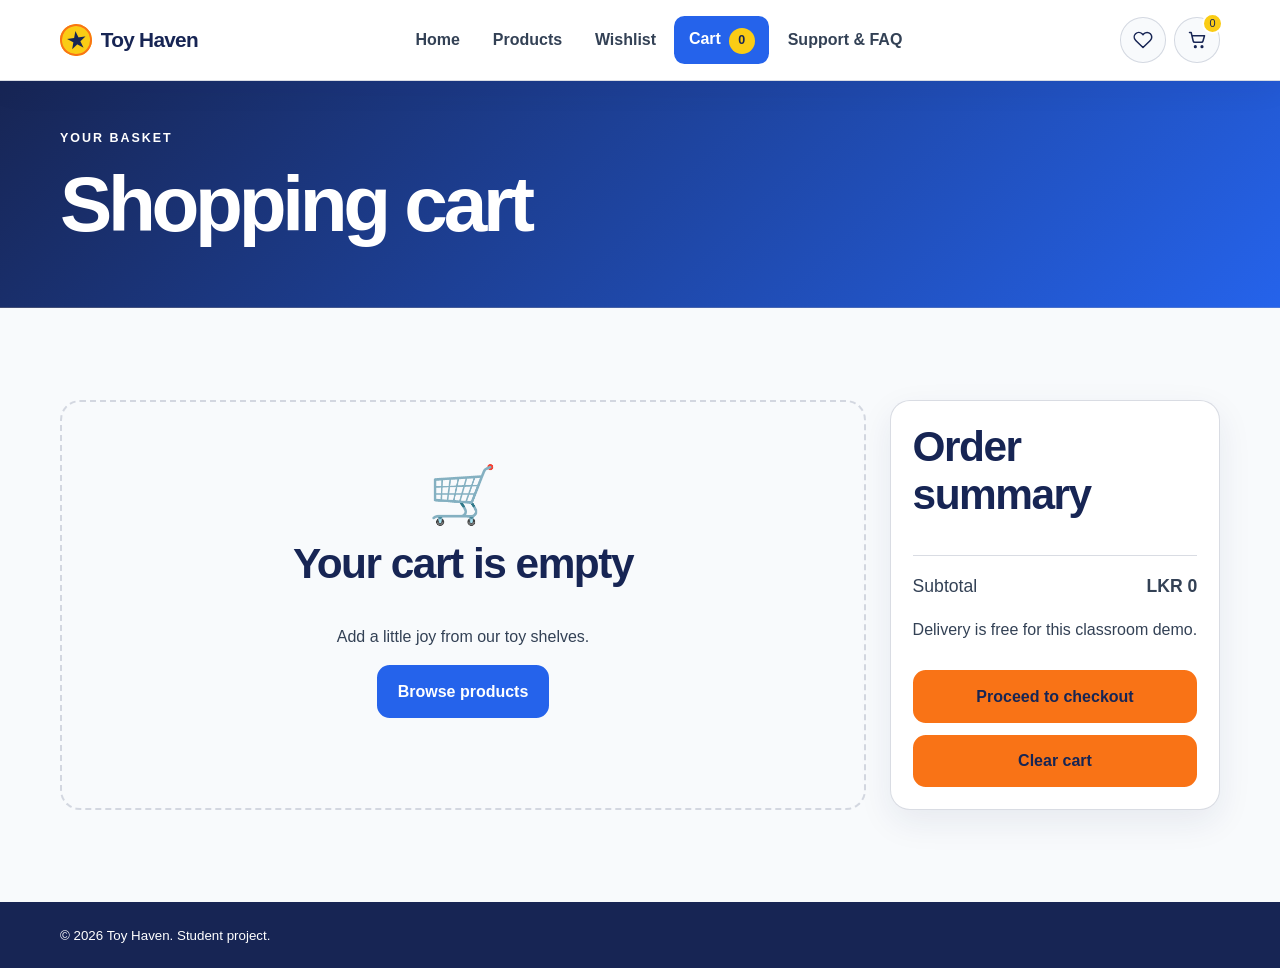
<file: cart.html>
<!doctype html>
<html lang="en">
<head>
  <meta charset="utf-8">
  <meta name="viewport" content="width=device-width, initial-scale=1">
  <meta name="description" content="Review your Toy Haven shopping cart.">
  <meta name="theme-color" content="#2563EB">
  <title>Toy Haven | Cart</title>
  <link rel="manifest" href="manifest.json">
  <link rel="icon" type="image/svg+xml" href="images/favicon.svg">
  <link rel="stylesheet" href="css/style.css">
  <script src="js/products.js" defer></script>
  <script src="js/main.js" defer></script>
  <script src="js/cart.js" defer></script>
</head>
<body data-page="cart">
  <a class="skip-link" href="#main-content">Skip to main content</a>
  <header class="site-header"><div class="nav-wrap container"><a class="brand" href="index.html"><span aria-hidden="true">★</span> Toy Haven</a><button class="menu-toggle" type="button" aria-expanded="false" aria-controls="primary-nav"><span class="sr-only">Open navigation menu</span><span></span><span></span><span></span></button><nav id="primary-nav" class="primary-nav" aria-label="Primary navigation"><a href="index.html">Home</a><a href="products.html">Products</a><a href="wishlist.html">Wishlist</a><a href="cart.html" aria-current="page">Cart <span class="cart-count" role="status" aria-label="0 items in cart">0</span></a><a href="support.html">Support &amp; FAQ</a></nav></div></header>
  <main id="main-content">
    <section class="page-hero compact"><div class="container"><p class="eyebrow">Your basket</p><h1>Shopping cart</h1></div></section>
    <div class="section container"><div class="cart-layout"><div id="cart-items" class="cart-items" aria-live="polite"></div><aside class="summary-card" aria-labelledby="cart-summary-title"><h2 id="cart-summary-title">Order summary</h2><div class="summary-row"><span>Subtotal</span><strong id="cart-total">LKR 0</strong></div><p class="muted">Delivery is free for this classroom demo.</p><a id="checkout-link" class="button button-block" href="checkout.html">Proceed to checkout</a><button id="clear-cart" class="button button-secondary button-block" type="button">Clear cart</button></aside></div></div>
  </main>
  <footer class="site-footer simple-footer"><div class="container footer-bottom"><small>© <span class="current-year"></span> Toy Haven. Student project.</small></div></footer>
  <div id="toast" class="toast" role="status" aria-live="polite"></div>
</body>
</html>
</file>
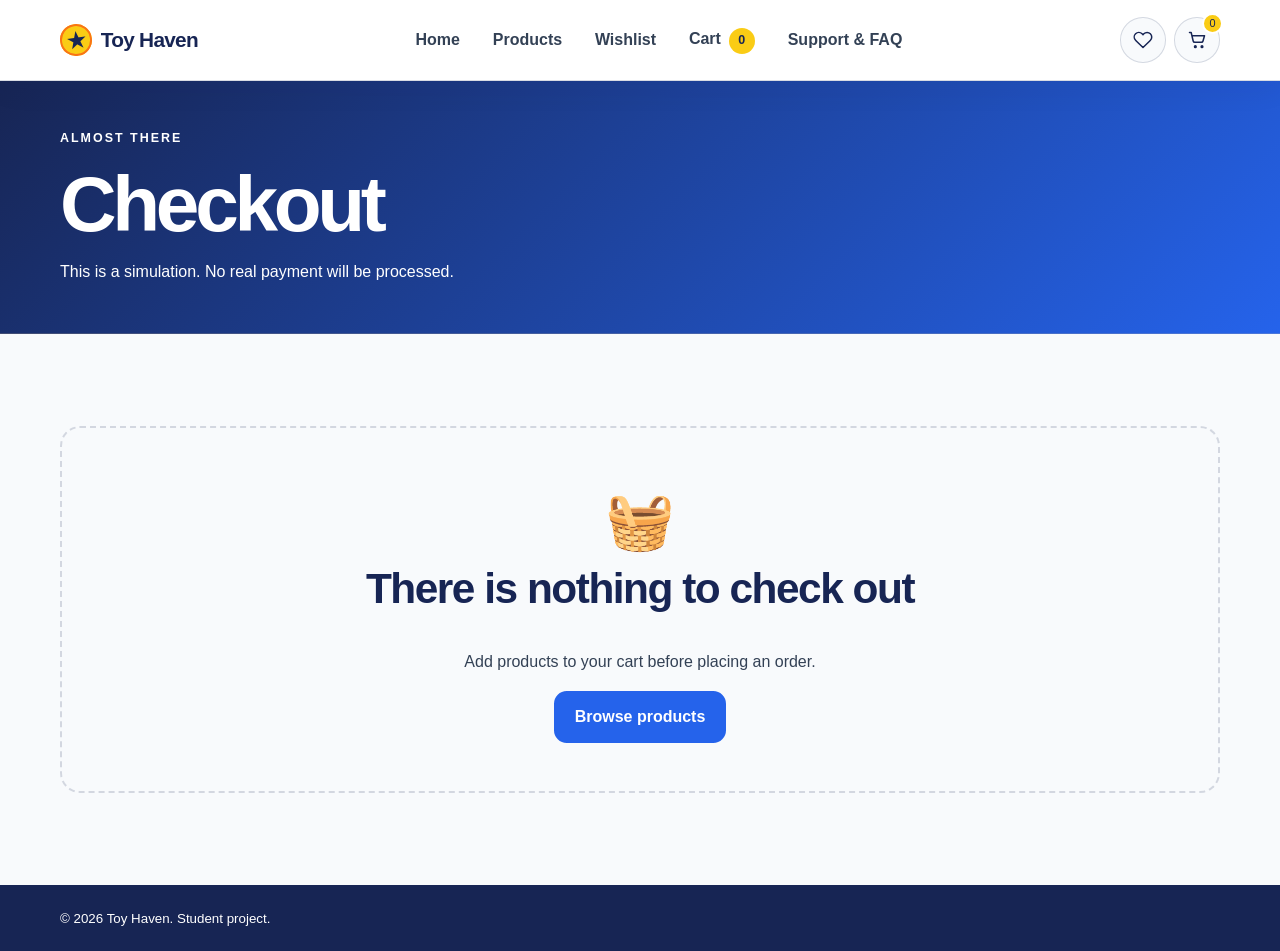
<file: checkout.html>
<!doctype html>
<html lang="en">
<head>
  <meta charset="utf-8">
  <meta name="viewport" content="width=device-width, initial-scale=1">
  <meta name="description" content="Complete your simulated Toy Haven order.">
  <meta name="theme-color" content="#2563EB">
  <title>Toy Haven | Checkout</title>
  <link rel="manifest" href="manifest.json">
  <link rel="icon" type="image/svg+xml" href="images/favicon.svg">
  <link rel="stylesheet" href="css/style.css">
  <script src="js/products.js" defer></script>
  <script src="js/main.js" defer></script>
  <script src="js/checkout.js" defer></script>
</head>
<body data-page="checkout">
  <a class="skip-link" href="#main-content">Skip to main content</a>
  <header class="site-header"><div class="nav-wrap container"><a class="brand" href="index.html"><span aria-hidden="true">★</span> Toy Haven</a><button class="menu-toggle" type="button" aria-expanded="false" aria-controls="primary-nav"><span class="sr-only">Open navigation menu</span><span></span><span></span><span></span></button><nav id="primary-nav" class="primary-nav" aria-label="Primary navigation"><a href="index.html">Home</a><a href="products.html">Products</a><a href="wishlist.html">Wishlist</a><a href="cart.html">Cart <span class="cart-count" role="status" aria-label="0 items in cart">0</span></a><a href="support.html">Support &amp; FAQ</a></nav></div></header>
  <main id="main-content">
    <section class="page-hero compact"><div class="container"><p class="eyebrow">Almost there</p><h1>Checkout</h1><p>This is a simulation. No real payment will be processed.</p></div></section>
    <section class="section container">
      <div id="checkout-success" class="success-panel" hidden tabindex="-1"><span aria-hidden="true">🎉</span><h2>Order placed successfully!</h2><p>Your pretend order is safely recorded. Thanks for visiting Toy Haven.</p><a class="button" href="products.html">Keep browsing</a></div>
      <div id="checkout-layout" class="checkout-layout">
        <form id="checkout-form" class="form-card" novalidate>
          <h2>Delivery details</h2>
          <div class="form-group"><label for="full-name">Full Name <span aria-hidden="true">*</span></label><input id="full-name" name="fullName" type="text" autocomplete="name" placeholder="e.g. Alex Perera" aria-describedby="full-name-error" required><p class="error-message" id="full-name-error" aria-live="polite"></p></div>
          <div class="form-group"><label for="email">Email <span aria-hidden="true">*</span></label><input id="email" name="email" type="email" autocomplete="email" placeholder="e.g. alex@example.com" aria-describedby="email-error" required><p class="error-message" id="email-error" aria-live="polite"></p></div>
          <div class="form-group"><label for="address">Delivery Address <span aria-hidden="true">*</span></label><textarea id="address" name="address" rows="4" autocomplete="street-address" placeholder="Enter your delivery address" aria-describedby="address-error" required></textarea><p class="error-message" id="address-error" aria-live="polite"></p></div>
          <fieldset class="form-group" id="payment-method" aria-describedby="payment-error"><legend>Payment Method <span aria-hidden="true">*</span></legend><label class="radio-card"><input type="radio" name="payment" value="Card"> Card</label><label class="radio-card"><input type="radio" name="payment" value="Cash on Delivery"> Cash on Delivery</label><p class="error-message" id="payment-error" aria-live="polite"></p></fieldset>
          <button class="button button-block" type="submit">Place Order</button>
        </form>
        <aside class="summary-card"><h2>Order summary</h2><div id="checkout-items"></div><div class="summary-row summary-total"><span>Total</span><strong id="checkout-total">LKR 0</strong></div></aside>
      </div>
    </section>
  </main>
  <footer class="site-footer simple-footer"><div class="container footer-bottom"><small>© <span class="current-year"></span> Toy Haven. Student project.</small></div></footer>
  <div id="toast" class="toast" role="status" aria-live="polite"></div>
</body>
</html>
</file>
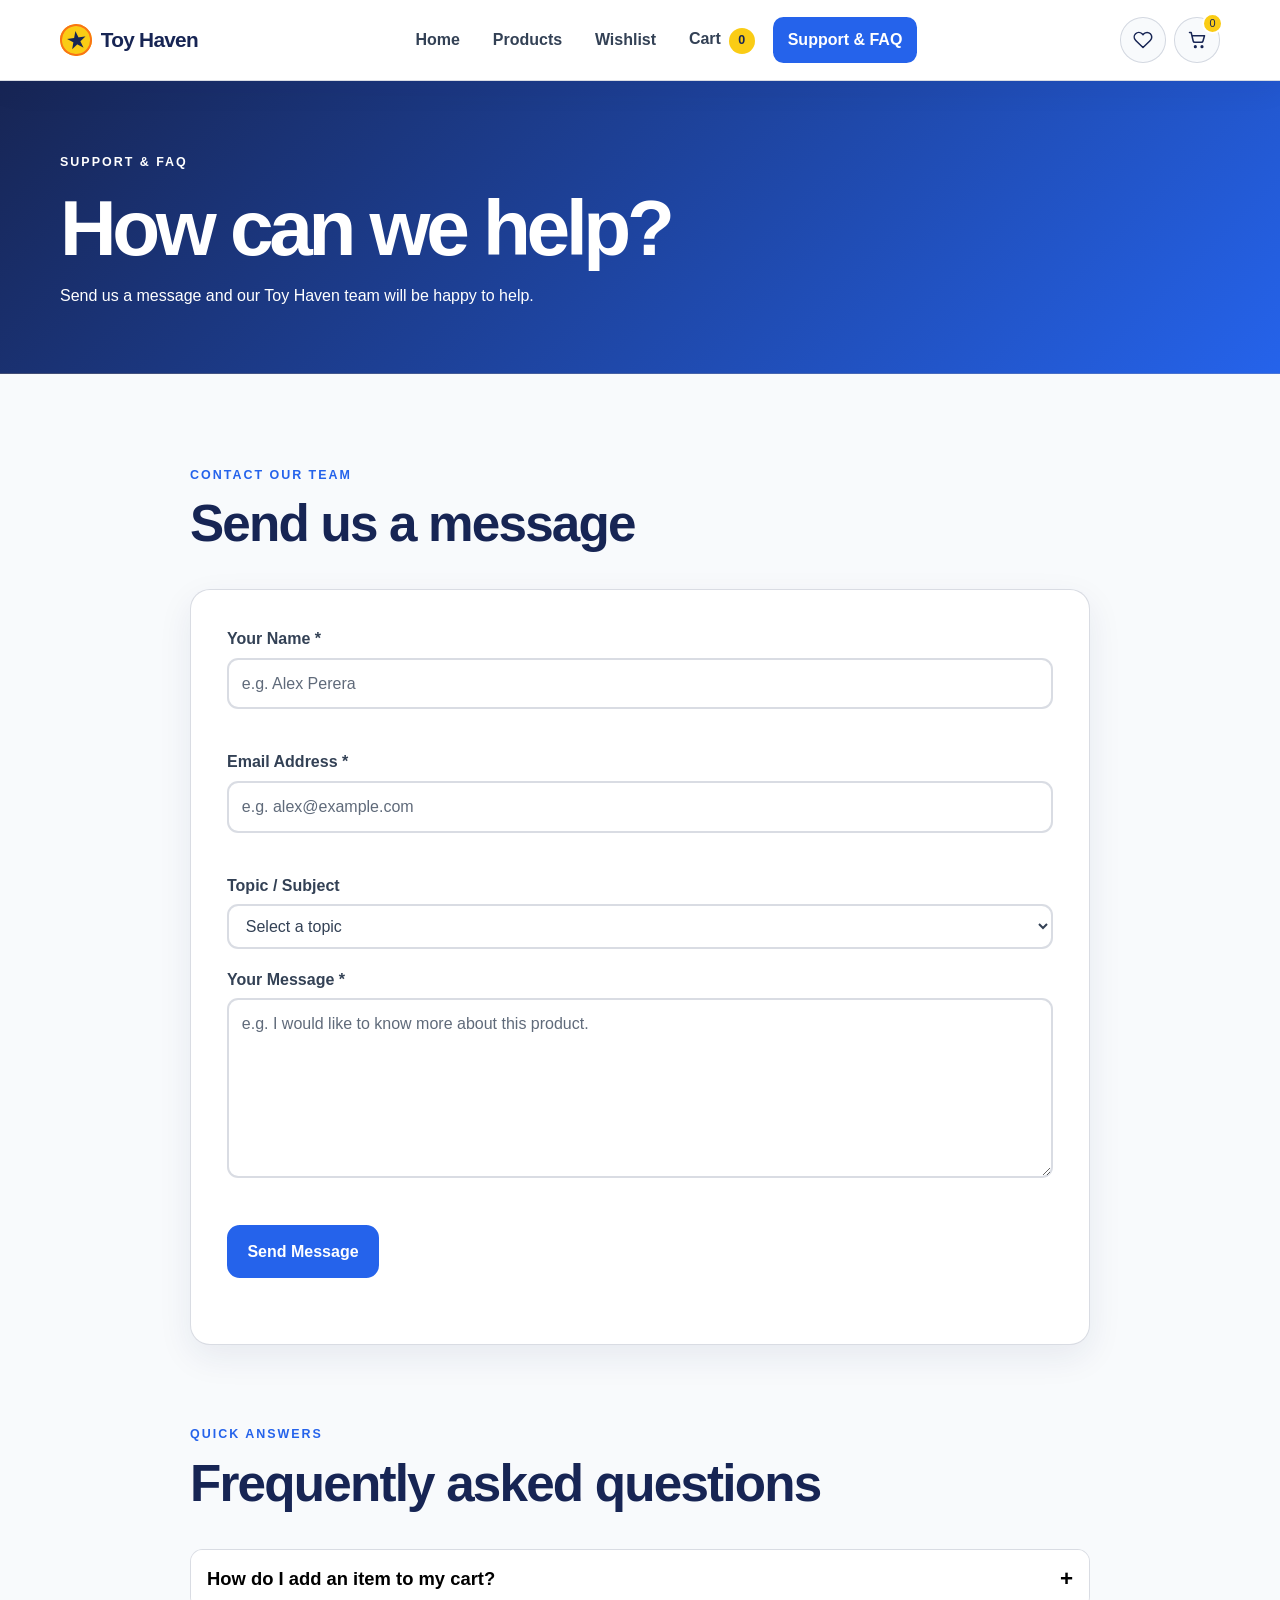
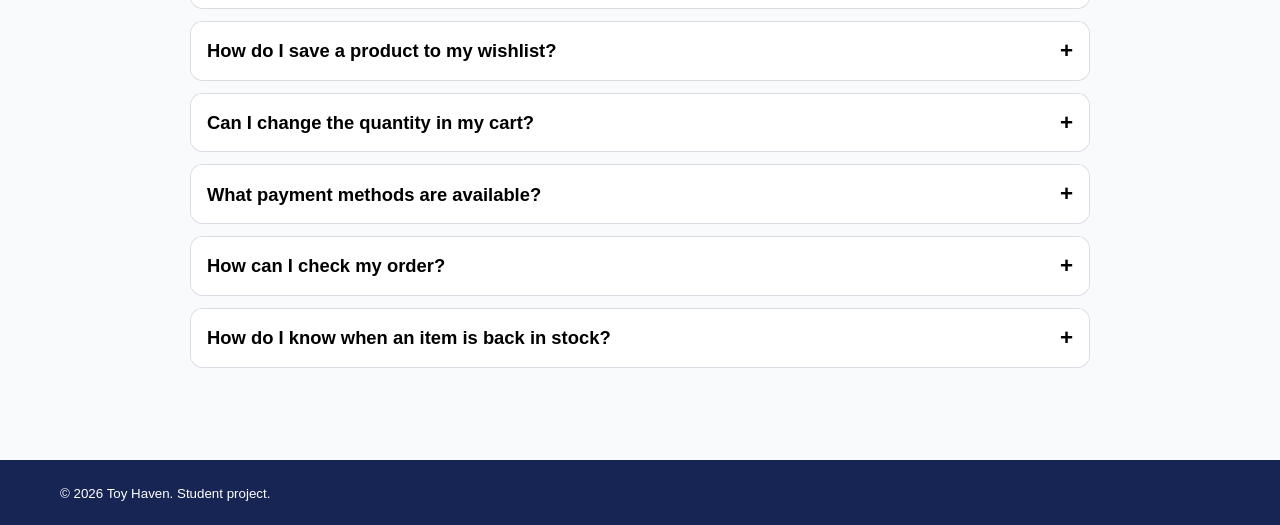
<file: support.html>
<!doctype html>
<html lang="en">
<head>
  <meta charset="utf-8">
  <meta name="viewport" content="width=device-width, initial-scale=1">
  <meta name="description" content="Contact Toy Haven and find answers to frequently asked questions.">
  <meta name="theme-color" content="#2563EB">
  <title>Toy Haven | Support & FAQ</title>
  <link rel="manifest" href="manifest.json">
  <link rel="icon" type="image/svg+xml" href="images/favicon.svg">
  <link rel="stylesheet" href="css/style.css">
  <script src="js/products.js" defer></script>
  <script src="js/main.js" defer></script>
  <script src="js/support.js" defer></script>
</head>
<body data-page="support">
  <a class="skip-link" href="#main-content">Skip to main content</a>

  <header class="site-header">
    <div class="nav-wrap container">
      <a class="brand" href="index.html"><span aria-hidden="true">★</span> Toy Haven</a>
      <button class="menu-toggle" type="button" aria-expanded="false" aria-controls="primary-nav">
        <span class="sr-only">Open navigation menu</span><span></span><span></span><span></span>
      </button>
      <nav id="primary-nav" class="primary-nav" aria-label="Primary navigation">
        <a href="index.html">Home</a>
        <a href="products.html">Products</a>
        <a href="wishlist.html">Wishlist</a>
        <a href="cart.html">Cart <span class="cart-count" role="status" aria-label="0 items in cart">0</span></a>
        <a href="support.html" aria-current="page">Support &amp; FAQ</a>
      </nav>
    </div>
  </header>

  <main id="main-content">
    <section class="page-hero support-hero">
      <div class="container">
        <p class="eyebrow">Support & FAQ</p>
        <h1>How can we help?</h1>
        <p>Send us a message and our Toy Haven team will be happy to help.</p>
      </div>
    </section>

    <div class="section container support-page-layout">
      <section aria-labelledby="message-title">
        <div class="section-heading">
          <div>
            <p class="eyebrow dark">Contact our team</p>
            <h2 id="message-title">Send us a message</h2>
          </div>
        </div>

        <form id="feedback-form" class="form-card support-form" novalidate>
          <div class="form-group">
            <label for="feedback-name">Your Name <span aria-hidden="true">*</span></label>
            <input id="feedback-name" name="name" type="text" autocomplete="name" placeholder="e.g. Alex Perera" aria-describedby="feedback-name-error" required>
            <p class="error-message" id="feedback-name-error" aria-live="polite"></p>
          </div>

          <div class="form-group">
            <label for="feedback-email">Email Address <span aria-hidden="true">*</span></label>
            <input id="feedback-email" name="email" type="email" autocomplete="email" placeholder="e.g. alex@example.com" aria-describedby="feedback-email-error" required>
            <p class="error-message" id="feedback-email-error" aria-live="polite"></p>
          </div>

          <div class="form-group">
            <label for="feedback-topic">Topic / Subject</label>
            <select id="feedback-topic" name="topic">
              <option value="">Select a topic</option>
              <option>General Product Inquiry</option>
              <option>Order Status & Tracking</option>
              <option>Collector Packaging Request</option>
              <option>Item Restock Suggestion</option>
              <option>Website Feature Feedback</option>
            </select>
          </div>

          <div class="form-group">
            <label for="feedback-message">Your Message <span aria-hidden="true">*</span></label>
            <textarea id="feedback-message" name="message" rows="6" placeholder="e.g. I would like to know more about this product." aria-describedby="feedback-message-error" required></textarea>
            <p class="error-message" id="feedback-message-error" aria-live="polite"></p>
          </div>

          <button class="button" type="submit">Send Message</button>
          <p id="feedback-confirmation" class="form-message success-message" role="status" aria-live="polite"></p>
        </form>
      </section>

      <section class="faq-section" aria-labelledby="faq-title">
        <div class="section-heading">
          <div>
            <p class="eyebrow dark">Quick answers</p>
            <h2 id="faq-title">Frequently asked questions</h2>
          </div>
        </div>

        <div class="faq-list">
          <article class="faq-item">
            <h3><button type="button" aria-expanded="false" aria-controls="faq-1">How do I add an item to my cart?<span aria-hidden="true">+</span></button></h3>
            <div id="faq-1" class="faq-answer" hidden><p>Select “Add to cart” on any product card. The cart badge will update immediately.</p></div>
          </article>
          <article class="faq-item">
            <h3><button type="button" aria-expanded="false" aria-controls="faq-2">How do I save a product to my wishlist?<span aria-hidden="true">+</span></button></h3>
            <div id="faq-2" class="faq-answer" hidden><p>Select the heart button on a product card. Your saved item will appear on the Wishlist page.</p></div>
          </article>
          <article class="faq-item">
            <h3><button type="button" aria-expanded="false" aria-controls="faq-3">Can I change the quantity in my cart?<span aria-hidden="true">+</span></button></h3>
            <div id="faq-3" class="faq-answer" hidden><p>Yes. Use the plus and minus buttons beside an item to change its quantity and update the total.</p></div>
          </article>
          <article class="faq-item">
            <h3><button type="button" aria-expanded="false" aria-controls="faq-4">What payment methods are available?<span aria-hidden="true">+</span></button></h3>
            <div id="faq-4" class="faq-answer" hidden><p>The checkout demonstration offers Card and Cash on Delivery. No real payment is processed.</p></div>
          </article>
          <article class="faq-item">
            <h3><button type="button" aria-expanded="false" aria-controls="faq-5">How can I check my order?<span aria-hidden="true">+</span></button></h3>
            <div id="faq-5" class="faq-answer" hidden><p>This student project stores completed demonstration orders locally in your browser.</p></div>
          </article>
          <article class="faq-item">
            <h3><button type="button" aria-expanded="false" aria-controls="faq-6">How do I know when an item is back in stock?<span aria-hidden="true">+</span></button></h3>
            <div id="faq-6" class="faq-answer" hidden><p>Choose “Item Restock Suggestion” in the contact form and tell us which product interests you.</p></div>
          </article>
        </div>
      </section>
    </div>
  </main>

  <footer class="site-footer simple-footer">
    <div class="container footer-bottom"><small>© <span class="current-year"></span> Toy Haven. Student project.</small></div>
  </footer>
  <div id="toast" class="toast" role="status" aria-live="polite"></div>
</body>
</html>
</file>
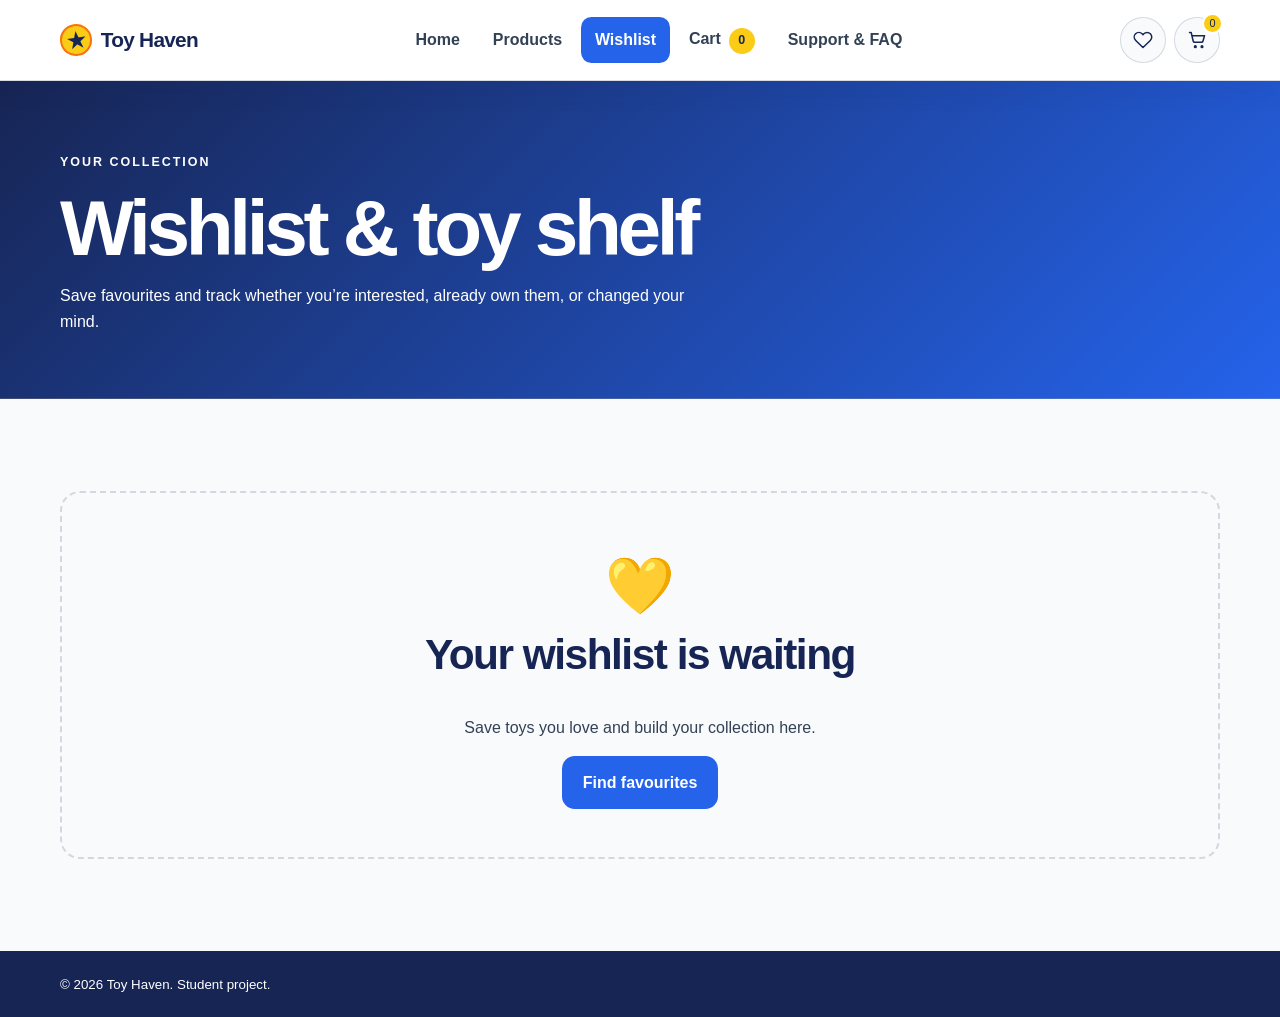
<file: wishlist.html>
<!doctype html>
<html lang="en">
<head>
  <meta charset="utf-8">
  <meta name="viewport" content="width=device-width, initial-scale=1">
  <meta name="description" content="Manage your Toy Haven wishlist and collection.">
  <meta name="theme-color" content="#2563EB">
  <title>Toy Haven | Wishlist</title>
  <link rel="manifest" href="manifest.json">
  <link rel="icon" type="image/svg+xml" href="images/favicon.svg">
  <link rel="stylesheet" href="css/style.css">
  <script src="js/products.js" defer></script>
  <script src="js/main.js" defer></script>
  <script src="js/wishlist.js" defer></script>
</head>
<body data-page="wishlist">
  <a class="skip-link" href="#main-content">Skip to main content</a>
  <header class="site-header">
    <div class="nav-wrap container">
      <a class="brand" href="index.html"><span aria-hidden="true">★</span> Toy Haven</a>
      <button class="menu-toggle" type="button" aria-expanded="false" aria-controls="primary-nav"><span class="sr-only">Open navigation menu</span><span></span><span></span><span></span></button>
      <nav id="primary-nav" class="primary-nav" aria-label="Primary navigation">
        <a href="index.html">Home</a>
        <a href="products.html">Products</a>
        <a href="wishlist.html" aria-current="page">Wishlist</a>
        <a href="cart.html">Cart <span class="cart-count" role="status" aria-label="0 items in cart">0</span></a>
        <a href="support.html">Support &amp; FAQ</a>
      </nav>
    </div>
  </header>
  <main id="main-content">
    <section class="page-hero">
      <div class="container">
        <p class="eyebrow">Your collection</p>
        <h1>Wishlist &amp; toy shelf</h1>
        <p>Save favourites and track whether you’re interested, already own them, or changed your mind.</p>
      </div>
    </section>
    <div class="section container">
      <div id="wishlist-items" class="wishlist-grid" aria-live="polite"></div>
    </div>
  </main>
  <footer class="site-footer simple-footer">
    <div class="container footer-bottom"><small>© <span class="current-year"></span> Toy Haven. Student project.</small></div>
  </footer>
  <div id="toast" class="toast" role="status" aria-live="polite"></div>
</body>
</html>
</file>
<file: css/style.css>
:root{--blue:#2563EB;--blue-dark:#172554;--orange:#F97316;--coral:#F97316;--yellow:#FACC15;--purple:#2563EB;--green:#2563EB;--ink:#334155;--muted:#334155;--paper:#FFFFFF;--soft:#F8FAFC;--line:rgba(23,37,84,.16);--shadow:0 14px 34px rgba(23,37,84,.13);--radius:1.25rem;--max:1160px}
[hidden]{display:none!important}
*{box-sizing:border-box}html{scroll-behavior:smooth}body{margin:0;color:var(--ink);background:var(--paper);font-family:"Trebuchet MS",Arial,sans-serif;font-size:1rem;line-height:1.6}body.modal-open{overflow:hidden}img{display:block;max-width:100%}a{color:inherit}button,input,textarea,select{font:inherit}button{cursor:pointer}h1,h2,h3,p{margin-top:0}h1,h2,h3{line-height:1.15}h1{font-size:clamp(2.35rem,7vw,4.9rem);letter-spacing:-.055em}h2{font-size:clamp(1.8rem,4vw,2.65rem);letter-spacing:-.035em}h3{font-size:1.15rem}.container{width:min(calc(100% - 2rem),var(--max));margin-inline:auto}.section{padding:4.5rem 0}.section-tint{background:var(--soft)}.muted{color:var(--muted)}.sr-only{position:absolute;width:1px;height:1px;padding:0;margin:-1px;overflow:hidden;clip:rect(0,0,0,0);white-space:nowrap;border:0}.skip-link{position:fixed;z-index:999;left:1rem;top:1rem;transform:translateY(-150%);background:var(--ink);color:#fff;padding:.75rem 1rem;border-radius:.5rem}.skip-link:focus{transform:none}.site-header{position:sticky;top:0;z-index:100;background:rgba(255,255,255,.96);border-bottom:1px solid var(--line);backdrop-filter:blur(12px)}.nav-wrap{min-height:4.6rem;display:flex;align-items:center;justify-content:space-between;gap:1rem}.brand{display:inline-flex;align-items:center;gap:.55rem;color:var(--ink);font-size:1.35rem;font-weight:900;text-decoration:none;letter-spacing:-.035em}.brand span{display:grid;place-items:center;width:2rem;height:2rem;border-radius:50%;color:var(--blue-dark);background:var(--yellow);transform:rotate(-8deg)}.menu-toggle{display:grid;gap:.28rem;width:2.8rem;height:2.8rem;place-content:center;border:0;border-radius:.65rem;background:var(--soft)}.menu-toggle span:not(.sr-only){display:block;width:1.35rem;height:2px;background:var(--ink);transition:.25s}.menu-toggle[aria-expanded="true"] span:nth-of-type(2){transform:translateY(6px) rotate(45deg)}.menu-toggle[aria-expanded="true"] span:nth-of-type(3){opacity:0}.menu-toggle[aria-expanded="true"] span:nth-of-type(4){transform:translateY(-6px) rotate(-45deg)}.primary-nav{position:absolute;top:100%;left:0;right:0;display:grid;gap:.25rem;padding:1rem;visibility:hidden;opacity:0;transform:translateY(-.5rem);background:#fff;border-bottom:1px solid var(--line);box-shadow:var(--shadow);transition:.25s}.primary-nav.open{visibility:visible;opacity:1;transform:none}.primary-nav a{padding:.75rem 1rem;border-radius:.65rem;text-decoration:none;font-weight:800}.primary-nav a:hover,.primary-nav a[aria-current="page"]{color:var(--blue);background:var(--soft)}.cart-count{display:inline-grid;min-width:1.65rem;height:1.65rem;padding:0 .3rem;place-items:center;margin-left:.2rem;border-radius:1rem;color:#fff;background:var(--coral);font-size:.78rem}.hero{position:relative;min-height:34rem;background:var(--blue);overflow:hidden}.hero-slides{min-height:34rem}.hero-slide{position:absolute;inset:0;display:grid;align-items:center;opacity:0;visibility:hidden;transform:scale(1.02);transition:opacity .65s,transform .65s,visibility .65s;color:#fff}.hero-slide.active{opacity:1;visibility:visible;transform:none}.theme-blue{background-image:linear-gradient(135deg,var(--blue-dark),var(--blue))}.theme-coral{background-image:linear-gradient(135deg,var(--blue-dark),var(--orange))}.theme-purple{background-image:linear-gradient(135deg,var(--blue-dark),var(--blue))}.theme-green{background-image:linear-gradient(135deg,var(--blue-dark),var(--orange))}.hero-inner{display:grid;align-items:center;gap:1.5rem}.hero-inner>div:first-child{max-width:710px}.hero h1,.hero h2{max-width:780px;margin-bottom:1rem;font-size:clamp(2.35rem,7vw,5rem);letter-spacing:-.06em}.hero p:not(.eyebrow){max-width:600px;font-size:1.08rem}.eyebrow{margin-bottom:.6rem;font-size:.78rem;font-weight:900;letter-spacing:.16em;text-transform:uppercase}.eyebrow.dark{color:var(--blue)}.hero-dots{position:absolute;z-index:2;bottom:1.4rem;left:50%;display:flex;gap:.55rem;transform:translateX(-50%)}.hero-dots button{width:.72rem;height:.72rem;padding:0;border:2px solid #fff;border-radius:50%;background:transparent}.hero-dots button.active{background:#fff;transform:scale(1.25)}.button{display:inline-flex;align-items:center;justify-content:center;min-height:2.9rem;padding:.72rem 1.15rem;border:2px solid var(--blue);border-radius:.75rem;color:#fff;background:var(--blue);font-weight:900;text-decoration:none;transition:transform .2s,box-shadow .2s,background .2s}.button:hover{transform:translateY(-2px);box-shadow:0 8px 18px rgba(49,87,213,.24)}.button-light{color:var(--blue-dark);border-color:#fff;background:#fff}.button-secondary{color:var(--blue);background:#fff}.button-small{min-height:2.55rem;padding:.55rem .8rem;font-size:.88rem}.button-block{width:100%;margin-top:.75rem}.text-link{color:var(--blue);font-weight:900}.section-heading{display:flex;align-items:end;justify-content:space-between;gap:1rem;margin-bottom:1.8rem}.section-heading h2{margin:0}.product-grid{display:grid;gap:1.25rem}.product-card{display:flex;min-width:0;flex-direction:column;overflow:hidden;border:1px solid var(--line);border-radius:var(--radius);background:#fff;box-shadow:0 8px 24px rgba(39,61,117,.08);transition:transform .25s,box-shadow .25s}.product-card:hover{transform:translateY(-5px);box-shadow:var(--shadow)}.product-image{position:relative;display:grid;min-height:210px;place-items:center;overflow:hidden;background:linear-gradient(145deg,#eef2ff,#fff7dc)}.product-image img{width:100%;height:210px;object-fit:cover}.image-fallback{position:absolute;inset:0;display:grid;place-items:center;font-size:5rem}.product-info{display:flex;flex:1;flex-direction:column;padding:1.1rem}.product-category{margin-bottom:.25rem;color:var(--blue);font-size:.78rem;font-weight:900;text-transform:uppercase;letter-spacing:.08em}.product-info h3{margin-bottom:.5rem}.price{margin-top:auto;margin-bottom:1rem;font-size:1.25rem;font-weight:900}.card-actions{display:grid;grid-template-columns:1fr 1fr;gap:.55rem}.card-actions .details-button{grid-column:1/-1}.icon-button{min-height:2.55rem;padding:.55rem;border:2px solid var(--line);border-radius:.65rem;color:var(--ink);background:#fff;font-size:.86rem;font-weight:800}.icon-button:hover{border-color:var(--blue);color:var(--blue)}.daily-feature{display:grid;align-items:center;overflow:hidden;border-radius:calc(var(--radius) + .35rem);background:#fff;box-shadow:var(--shadow)}.daily-feature .product-image{min-height:290px}.daily-feature .product-image img{height:290px}.daily-copy{padding:2rem}.daily-copy h3{font-size:clamp(1.8rem,4vw,2.6rem)}.daily-copy .button{margin-right:.5rem}.category-grid{display:grid;gap:1rem}.category-grid a{display:grid;grid-template-columns:auto 1fr;gap:.1rem 1rem;align-items:center;padding:1.35rem;border:1px solid var(--line);border-radius:var(--radius);text-decoration:none;background:#fff;transition:.25s}.category-grid a:hover{transform:translateY(-4px);border-color:var(--blue);box-shadow:var(--shadow)}.category-grid strong{font-size:1.1rem}.category-grid small{color:var(--muted)}.page-hero{padding:4.5rem 0 4rem;color:#fff;background:linear-gradient(135deg,var(--blue-dark),var(--blue))}.page-hero.compact{padding:3rem 0}.page-hero h1{margin-bottom:.65rem}.page-hero p:last-child{max-width:650px;margin-bottom:0}.catalog-tools{display:grid;gap:1.2rem;margin-bottom:1rem;padding:1.1rem;border:1px solid var(--line);border-radius:var(--radius);background:var(--soft)}.catalog-tools label,.catalog-tools legend{display:block;margin-bottom:.45rem;font-weight:900}.catalog-tools fieldset{padding:0;border:0}.catalog-tools input{width:100%;min-height:3rem;padding:.65rem .85rem;border:2px solid var(--line);border-radius:.7rem;background:#fff}.filter-buttons{display:flex;flex-wrap:wrap;gap:.45rem}.filter-buttons button{padding:.55rem .8rem;border:2px solid var(--line);border-radius:2rem;background:#fff;font-weight:800}.filter-buttons button:hover,.filter-buttons button.active{color:#fff;border-color:var(--blue);background:var(--blue)}.results-count{color:var(--muted)}.empty-state{grid-column:1/-1;padding:3rem 1.2rem;text-align:center;border:2px dashed var(--line);border-radius:var(--radius)}.empty-state span{display:block;font-size:3.5rem}.product-modal{width:min(92vw,760px);max-height:88vh;padding:0;border:0;border-radius:var(--radius);box-shadow:0 30px 80px rgba(13,22,49,.35)}.product-modal::backdrop{background:rgba(17,26,52,.7);backdrop-filter:blur(4px)}.modal-close{position:absolute;z-index:2;top:.7rem;right:.7rem;width:2.6rem;height:2.6rem;border:0;border-radius:50%;background:#fff;font-size:1.6rem;box-shadow:0 4px 14px rgba(0,0,0,.15)}.modal-product{display:grid}.modal-copy{padding:2rem}.cart-layout,.checkout-layout,.support-layout{display:grid;gap:1.5rem}.cart-items{display:grid;gap:1rem}.cart-item{display:grid;grid-template-columns:90px 1fr;gap:1rem;padding:1rem;border:1px solid var(--line);border-radius:var(--radius)}.cart-thumb{position:relative;min-height:90px;overflow:hidden;border-radius:.8rem;background:var(--soft)}.cart-thumb img{width:100%;height:100%;object-fit:cover}.cart-item-details h2{margin-bottom:.3rem;font-size:1.1rem}.cart-controls{display:flex;flex-wrap:wrap;align-items:center;gap:.55rem;margin-top:.75rem}.quantity-control{display:flex;align-items:center;border:2px solid var(--line);border-radius:.65rem;overflow:hidden}.quantity-control button{width:2.3rem;height:2.3rem;border:0;background:#fff;font-size:1.15rem}.quantity-control span{min-width:2.2rem;text-align:center;font-weight:900}.remove-button{padding:.45rem;border:0;color:#b32637;background:transparent;font-weight:800}.item-subtotal{margin-left:auto;font-weight:900}.summary-card,.form-card{padding:1.35rem;border:1px solid var(--line);border-radius:var(--radius);background:#fff;box-shadow:var(--shadow)}.summary-card{align-self:start}.summary-row{display:flex;justify-content:space-between;gap:1rem;padding:1rem 0;border-top:1px solid var(--line);font-size:1.1rem}.summary-total{font-size:1.25rem}.summary-item{display:flex;justify-content:space-between;gap:1rem;padding:.7rem 0;border-bottom:1px solid var(--line)}.form-group{margin-bottom:1.1rem}.form-group label:not(.radio-card),.form-group legend{display:block;margin-bottom:.35rem;font-weight:900}.form-group input:not([type="radio"]),.form-group textarea{width:100%;padding:.7rem .8rem;border:2px solid var(--line);border-radius:.7rem;background:#fff}.form-group input[aria-invalid="true"],.form-group textarea[aria-invalid="true"]{border-color:#b32637}.error-message{min-height:1.2rem;margin:.2rem 0 0;color:#a51d2e;font-size:.85rem}.radio-card{display:block;margin:.5rem 0;padding:.85rem;border:2px solid var(--line);border-radius:.7rem;font-weight:800}.radio-card:has(input:checked){border-color:var(--blue);background:var(--soft)}.success-panel{padding:3rem 1rem;text-align:center;border-radius:var(--radius);background:#e9fff5;animation:pop .5s ease}.success-panel>span{font-size:4rem}.wishlist-grid{display:grid;gap:1.25rem}.wishlist-card{overflow:hidden;border:1px solid var(--line);border-radius:var(--radius);background:#fff;box-shadow:var(--shadow)}.wishlist-card .product-image{min-height:190px}.wishlist-content{padding:1.1rem}.wishlist-status{width:100%;margin:.5rem 0 1rem;padding:.65rem;border:2px solid var(--line);border-radius:.65rem;background:#fff}.faq-list{display:grid;gap:.75rem}.faq-item{overflow:hidden;border:1px solid var(--line);border-radius:.8rem;background:#fff}.faq-item h3{margin:0}.faq-item button{display:flex;width:100%;align-items:center;justify-content:space-between;gap:1rem;padding:1rem;border:0;text-align:left;background:#fff;font-weight:900}.faq-item button[aria-expanded="true"]{color:var(--blue);background:var(--soft)}.faq-item button span{font-size:1.4rem;transition:.2s}.faq-item button[aria-expanded="true"] span{transform:rotate(45deg)}.faq-answer{padding:1rem;border-top:1px solid var(--line)}.faq-answer p{margin:0}.site-footer{padding-top:3.5rem;color:#dce5ff;background:#14224a}.footer-grid{display:grid;gap:2rem}.footer-grid h2{font-size:1rem;color:#fff}.footer-grid a:not(.brand){display:block;width:max-content;margin:.35rem 0;color:#dce5ff}.footer-brand{margin-bottom:.75rem;color:#fff}.newsletter-form label{display:block;margin-bottom:.4rem;font-weight:900}.inline-form{display:flex;gap:.5rem}.inline-form input{min-width:0;flex:1;padding:.7rem;border:2px solid #8fa3d8;border-radius:.7rem}.form-message{min-height:1.5rem;margin:.4rem 0 0;font-weight:800}.footer-bottom{margin-top:2rem;padding:1.25rem 0;border-top:1px solid rgba(255,255,255,.15)}.simple-footer{padding-top:0}.simple-footer .footer-bottom{margin-top:0;border-top:0}.toast{position:fixed;z-index:500;right:1rem;bottom:1rem;max-width:min(360px,calc(100% - 2rem));padding:.9rem 1.1rem;border-radius:.75rem;color:#fff;background:var(--ink);box-shadow:var(--shadow);opacity:0;visibility:hidden;transform:translateY(1rem);transition:.25s}.toast.show{opacity:1;visibility:visible;transform:none}.reveal{opacity:0;transform:translateY(24px);transition:opacity .6s,transform .6s}.reveal.visible{opacity:1;transform:none}:focus-visible{outline:3px solid var(--yellow);outline-offset:3px}
@keyframes pop{0%{opacity:0;transform:scale(.92)}70%{transform:scale(1.02)}100%{opacity:1;transform:scale(1)}}
@media(min-width:620px){.product-grid{grid-template-columns:repeat(2,1fr)}.category-grid{grid-template-columns:repeat(2,1fr)}.wishlist-grid{grid-template-columns:repeat(2,1fr)}.daily-feature,.modal-product{grid-template-columns:1fr 1fr}.footer-grid{grid-template-columns:1fr 1fr}.footer-grid>div:last-child{grid-column:1/-1}.catalog-tools{grid-template-columns:minmax(220px,.65fr) 1fr;align-items:end}.cart-item{grid-template-columns:110px 1fr}.cart-thumb{min-height:110px}}
@media(min-width:850px){.menu-toggle{display:none}.primary-nav{position:static;display:flex;align-items:center;padding:0;visibility:visible;opacity:1;transform:none;border:0;box-shadow:none}.product-grid{grid-template-columns:repeat(4,1fr)}.cart-layout{grid-template-columns:minmax(0,1fr) 330px}.checkout-layout{grid-template-columns:minmax(0,1fr) 360px}.support-layout{grid-template-columns:1fr 1fr}.summary-card{position:sticky;top:6rem}.footer-grid{grid-template-columns:1.1fr .7fr 1.5fr}.footer-grid>div:last-child{grid-column:auto}.wishlist-grid{grid-template-columns:repeat(3,1fr)}}
@media(prefers-reduced-motion:reduce){html{scroll-behavior:auto}*,*::before,*::after{animation-duration:.01ms!important;animation-iteration-count:1!important;transition-duration:.01ms!important}.reveal{opacity:1;transform:none}}

/* Polished storefront redesign */
body{background:#f8f9fc;font-family:Inter,ui-sans-serif,-apple-system,BlinkMacSystemFont,"Segoe UI",sans-serif;color:#172033}
.site-header{border-bottom:1px solid rgba(23,32,51,.08);box-shadow:0 8px 30px rgba(31,46,82,.05)}
.nav-wrap{display:grid;grid-template-columns:auto 1fr auto;min-height:5rem;gap:1.5rem}
.brand{font-size:1.3rem;white-space:nowrap}
.primary-nav{justify-self:center}
.primary-nav a{position:relative;padding:.65rem .9rem;background:transparent!important;color:#35415a!important}
.primary-nav a::after{content:"";position:absolute;right:.9rem;bottom:.3rem;left:.9rem;height:2px;border-radius:2px;background:var(--blue);transform:scaleX(0);transition:transform .2s}
.primary-nav a:hover::after,.primary-nav a[aria-current="page"]::after{transform:scaleX(1)}
.nav-actions{display:flex;align-items:center;gap:.55rem}
.nav-icon-link{position:relative;display:grid;width:2.85rem;height:2.85rem;place-items:center;border:1px solid #e2e7f1;border-radius:50%;background:#f1f4fa;color:#263653;text-decoration:none;transition:transform .2s,background .2s,color .2s,box-shadow .2s}
.nav-icon-link:hover{transform:translateY(-2px);background:#e6ecff;color:var(--blue);box-shadow:0 8px 18px rgba(49,87,213,.16)}
.nav-icon-link svg{width:1.25rem;height:1.25rem;fill:none;stroke:currentColor;stroke-width:1.8;stroke-linecap:round;stroke-linejoin:round}
.nav-icon-link .cart-count{position:absolute;top:-.32rem;right:-.25rem;min-width:1.3rem;height:1.3rem;margin:0;border:2px solid #fff;font-size:.68rem}

.hero{width:min(calc(100% - 2rem),1320px);min-height:580px;margin:1.25rem auto 0;border-radius:2rem;background:#17213b;box-shadow:0 24px 60px rgba(24,38,75,.18)}
.hero-slides{min-height:580px}
.hero-slide{padding:clamp(2rem,5vw,5rem);background-color:#253760;background-repeat:no-repeat;background-position:right top;background-size:auto 140%}
.hero-slide.has-custom-banner{background-position:center;background-size:cover}
.hero-slide::before{content:"";position:absolute;inset:0;background:linear-gradient(0deg,rgba(7,14,31,1) 0%,rgba(7,14,31,1) 22%,rgba(7,14,31,0) 52%),linear-gradient(90deg,rgba(7,14,31,.9) 0%,rgba(7,14,31,.72) 38%,rgba(7,14,31,.12) 72%,rgba(7,14,31,.06) 100%)}
.hero-inner{position:relative;z-index:1;width:min(100%,1180px);margin-inline:auto;display:block}
.hero-inner>div:first-child{max-width:650px}
.hero h1,.hero h2{max-width:700px;margin-bottom:1.1rem;font-size:clamp(3rem,6vw,5.5rem);line-height:.98;letter-spacing:-.065em;text-wrap:balance}
.hero p:not(.eyebrow){max-width:560px;margin-bottom:1.6rem;font-size:1.08rem;color:#e9edf7}
.hero .eyebrow{display:inline-flex;margin-bottom:1rem;padding:.42rem .75rem;border:1px solid rgba(255,255,255,.38);border-radius:999px;background:rgba(255,255,255,.12);backdrop-filter:blur(8px)}
.hero-actions{display:flex;flex-wrap:wrap;gap:.7rem}
.button-ghost{border-color:rgba(255,255,255,.7);color:#fff;background:rgba(255,255,255,.08);backdrop-filter:blur(8px)}
.button-ghost:hover{background:rgba(255,255,255,.18)}
.hero-arrow{position:absolute;z-index:4;top:auto;bottom:1.25rem;display:grid;width:3rem;height:3rem;place-items:center;padding:0;border:1px solid rgba(255,255,255,.45);border-radius:50%;color:#fff;background:rgba(12,20,39,.35);backdrop-filter:blur(8px);transition:background .2s,transform .2s}
.hero-arrow:hover{transform:scale(1.06);background:rgba(12,20,39,.7)}
.hero-arrow span{font-size:2rem;line-height:1}
.hero-prev{left:1.25rem}.hero-next{right:1.25rem}
.hero-dots{bottom:1.65rem;padding:.55rem .75rem;border-radius:999px;background:rgba(7,14,31,.38);backdrop-filter:blur(8px)}
.hero-dots button{width:.65rem;height:.65rem;border-width:1px;transition:width .2s,background .2s}
.hero-dots button.active{width:1.8rem;border-radius:1rem;transform:none}

.section{padding:5.75rem 0}.section-tint{background:#eef2f9}
.section-heading{margin-bottom:2.2rem}.section-heading h2{font-size:clamp(2rem,4vw,3.2rem)}
.text-link{text-underline-offset:.25rem}
.product-grid{gap:1.5rem}
.product-card{border-color:rgba(28,43,75,.08);border-radius:1.4rem;box-shadow:0 10px 32px rgba(30,45,78,.08)}
.product-card:hover{transform:translateY(-6px);box-shadow:0 20px 44px rgba(30,45,78,.14)}
.product-image{min-height:255px;background:#eef2fa}
.product-image img{height:255px;transition:transform .35s}
.product-card:hover .product-image img{transform:scale(1.025)}
.product-info{padding:1.25rem}.product-info h3{font-size:1.18rem}.price{font-size:1.35rem}
.card-actions{grid-template-columns:1fr auto}
.card-actions .add-wishlist{width:2.7rem;overflow:hidden;white-space:nowrap}
.card-actions .add-wishlist span{font-size:1.35rem}
.card-actions .details-button{grid-column:1/-1}
.icon-button,.button{border-radius:.8rem}

.daily-feature{grid-template-columns:minmax(280px,.9fr) minmax(0,1.1fr);min-height:430px;border:1px solid rgba(28,43,75,.08);border-radius:1.8rem;box-shadow:0 18px 48px rgba(30,45,78,.12)}
.daily-feature .product-image,.daily-feature .product-image img{height:100%;min-height:430px}
.daily-copy{padding:clamp(2rem,5vw,4.5rem)}
.daily-copy h3{font-size:clamp(2.25rem,5vw,4rem)}

.category-grid{grid-template-columns:repeat(4,1fr);gap:1.25rem}
.category-grid a{position:relative;display:flex;min-height:260px;flex-direction:column;align-items:flex-start;justify-content:flex-end;overflow:hidden;padding:1.5rem;border:0;border-radius:1.4rem;color:#fff;background-color:#263653;background-position:center top;background-size:auto 140%;box-shadow:0 12px 32px rgba(30,45,78,.12);isolation:isolate}
.category-grid a::before{content:"";position:absolute;z-index:-1;inset:0;background:linear-gradient(0deg,rgba(6,13,28,.86),rgba(6,13,28,.04) 74%)}
.category-grid a:hover{border:0;transform:translateY(-6px);box-shadow:0 20px 44px rgba(30,45,78,.2)}
.category-grid strong{font-size:1.35rem}.category-grid small{color:#e5eaf4;font-size:.9rem}

.page-hero{background:linear-gradient(135deg,var(--blue-dark),var(--blue));border-bottom:1px solid rgba(255,255,255,.12)}
.catalog-tools,.summary-card,.form-card,.wishlist-card{border-color:rgba(28,43,75,.08);box-shadow:0 12px 34px rgba(30,45,78,.08)}
.site-footer{background:#101b37}

@media(max-width:849px){
  .nav-wrap{grid-template-columns:1fr auto auto;gap:.55rem}
  .brand{font-size:1.15rem}.brand span{width:1.8rem;height:1.8rem}
  .nav-actions{grid-column:2}.menu-toggle{grid-column:3;grid-row:1}.primary-nav{grid-column:1/-1;width:100%;justify-self:stretch;padding:1rem 1.25rem 1.4rem}
  .nav-icon-link{width:2.55rem;height:2.55rem}
  .hero{min-height:540px;border-radius:1.5rem}
  .hero-slides{min-height:540px}
  .hero-slide{padding:3.5rem 3.8rem 4.5rem 2rem;background-position:right top}
  .hero-slide.has-custom-banner{background-position:center}
  .hero-slide::before{background:linear-gradient(90deg,rgba(7,14,31,.92),rgba(7,14,31,.66) 62%,rgba(7,14,31,.18))}
  .hero h1,.hero h2{font-size:clamp(2.8rem,9vw,4.5rem)}
  .hero-prev{left:.65rem}.hero-next{right:.65rem}
  .category-grid{grid-template-columns:repeat(2,1fr)}
}

@media(max-width:619px){
  .container{width:min(calc(100% - 1.25rem),var(--max))}
  .site-header .container{width:min(calc(100% - 1rem),var(--max))}
  .brand{font-size:1.05rem}.nav-actions{gap:.3rem}.nav-icon-link{width:2.35rem;height:2.35rem}.nav-icon-link svg{width:1.05rem;height:1.05rem}
  .hero{width:calc(100% - 1rem);min-height:500px;margin-top:.5rem;border-radius:1.25rem}
  .hero-slides{min-height:500px}
  .hero-slide{padding:3rem 2rem 4.25rem;background-position:right top}
  .hero-slide.has-custom-banner{background-position:center}
  .hero-slide::before{background:linear-gradient(90deg,rgba(7,14,31,.94),rgba(7,14,31,.72) 68%,rgba(7,14,31,.36))}
  .hero h1,.hero h2{font-size:clamp(2.55rem,13vw,3.7rem)}
  .hero p:not(.eyebrow){font-size:1rem}
  .hero-arrow{top:auto;bottom:1.15rem;width:2.5rem;height:2.5rem;transform:none}.hero-arrow:hover{transform:scale(1.04)}
  .hero-prev{left:1rem}.hero-next{right:1rem}.hero-dots{bottom:1.35rem}
  .section{padding:4.25rem 0}.section-heading{align-items:flex-start;flex-direction:column}
  .daily-feature{display:block;min-height:0}.daily-feature .product-image,.daily-feature .product-image img{min-height:290px;height:290px}
  .category-grid{grid-template-columns:1fr}.category-grid a{min-height:235px}
}

/* Catalogue, navigation and support refinements */
.primary-nav a::after{display:none}
.primary-nav a:hover{background:#f1f4fa!important;color:var(--blue)!important}
.primary-nav a[aria-current="page"]{background:#e8edff!important;color:var(--blue)!important}
.price{white-space:nowrap}
.image-fallback{padding:1.5rem;background:linear-gradient(145deg,#eef2fa,#f8f9fc);color:#60708f;font-size:1rem;text-align:center}
.image-fallback span{display:inline-flex;min-height:5rem;align-items:center;justify-content:center;padding:1rem 1.35rem;border:2px dashed #c9d3e7;border-radius:1rem;font-weight:800;line-height:1.45}
.product-image img{position:relative;z-index:1;border-radius:0;object-fit:cover}
.support-page-layout{display:block;max-width:900px}
.support-form{padding:clamp(1.25rem,4vw,2.25rem)}
.support-form select{width:100%;padding:.7rem .8rem;border:2px solid var(--line);border-radius:.7rem;color:var(--ink);background:#fff}
.support-form select:focus{border-color:var(--blue)}
.success-message{color:#116b56}
.faq-section{margin-top:5rem}
.faq-answer:not([hidden]){animation:faqOpen .22s ease}
@keyframes faqOpen{from{opacity:0;transform:translateY(-.35rem)}to{opacity:1;transform:none}}

@media(min-width:850px) and (max-width:1080px){
  .nav-wrap{gap:.7rem}
  .primary-nav a{padding:.6rem .55rem;font-size:.9rem}
  .nav-actions{gap:.35rem}
}

/* Unified Toy Haven colour palette */
body{color:var(--ink);background:var(--soft)}
h1,h2,h3{color:var(--blue-dark)}
.site-header{background:rgba(255,255,255,.96);border-bottom-color:var(--line);box-shadow:0 8px 30px rgba(23,37,84,.06)}
.brand{color:var(--blue-dark)}
.brand:hover{color:var(--blue)}
.brand span{color:var(--blue-dark);background:var(--yellow);box-shadow:inset 0 0 0 2px var(--orange)}
.primary-nav{background:var(--paper)}
.primary-nav a{color:var(--ink)!important}
.primary-nav a:hover{color:var(--blue)!important;background:var(--soft)!important}
.primary-nav a[aria-current="page"]{color:var(--paper)!important;background:var(--blue)!important}
.menu-toggle,.nav-icon-link{color:var(--blue-dark);background:var(--soft);border-color:var(--line)}
.menu-toggle span:not(.sr-only){background:var(--blue-dark)}
.nav-icon-link:hover{color:var(--blue);background:var(--paper);border-color:var(--orange);box-shadow:0 8px 18px rgba(23,37,84,.12)}
.cart-count,.nav-icon-link .cart-count{color:var(--blue-dark);background:var(--yellow);border-color:var(--paper)}
.hero,.hero-slide{background-color:var(--blue-dark)}
.hero-slide::before{background:linear-gradient(0deg,rgba(23,37,84,1) 0%,rgba(23,37,84,1) 22%,rgba(23,37,84,0) 52%),linear-gradient(90deg,rgba(23,37,84,.94) 0%,rgba(23,37,84,.76) 38%,rgba(23,37,84,.12) 72%,rgba(23,37,84,.06) 100%)}
.hero h1,.hero h2{color:var(--paper)}
.hero p:not(.eyebrow){color:var(--paper)}
.hero .eyebrow{border-color:rgba(250,204,21,.7);background:rgba(23,37,84,.55)}
.hero-dots{background:rgba(23,37,84,.55)}
.hero-arrow{color:var(--paper);background:rgba(23,37,84,.58);border-color:rgba(255,255,255,.55)}
.hero-arrow:hover{background:var(--blue-dark)}
.button{color:var(--paper);background:var(--blue);border-color:var(--blue)}
.button:hover{background:var(--blue-dark);border-color:var(--blue-dark);box-shadow:0 8px 18px rgba(37,99,235,.24)}
.button-light{color:var(--blue-dark);background:var(--paper);border-color:var(--paper)}
.button-light:hover{color:var(--paper);background:var(--blue);border-color:var(--blue)}
.button-secondary{color:var(--blue-dark);background:var(--orange);border-color:var(--orange)}
.button-secondary:hover{color:var(--paper);background:var(--blue-dark);border-color:var(--blue-dark)}
.button-ghost{color:var(--paper);background:rgba(23,37,84,.5);border-color:rgba(255,255,255,.7)}
.section-tint,.catalog-tools{background:var(--soft)}
.product-card,.daily-feature,.category-grid a,.summary-card,.form-card,.wishlist-card,.faq-item,.faq-item button{background-color:var(--paper);border-color:var(--line)}
.product-card,.daily-feature,.catalog-tools,.summary-card,.form-card,.wishlist-card{box-shadow:0 12px 34px rgba(23,37,84,.08)}
.product-image,.image-fallback{background:var(--soft)}
.image-fallback{color:var(--ink)}
.image-fallback span{border-color:var(--line)}
.product-category,.eyebrow.dark,.text-link{color:var(--blue)}
.price{color:var(--blue-dark)}
.icon-button,.filter-buttons button,.quantity-control button,.modal-close,.wishlist-status,.support-form select,.form-group input:not([type="radio"]),.form-group textarea,.inline-form input{color:var(--ink);background:var(--paper);border-color:var(--line)}
.icon-button:hover{color:var(--blue);border-color:var(--blue)}
.filter-buttons button:hover,.filter-buttons button.active{color:var(--paper);background:var(--blue);border-color:var(--blue)}
.page-hero{color:var(--paper);background:linear-gradient(135deg,var(--blue-dark),var(--blue));border-bottom-color:rgba(255,255,255,.18)}
.page-hero h1{color:var(--paper)}
.category-grid a{color:var(--paper);background-color:var(--blue-dark)}
.category-grid a::before{background:linear-gradient(0deg,rgba(23,37,84,.94),rgba(23,37,84,.08) 74%)}
.category-grid small{color:var(--paper)}
.form-group input[aria-invalid="true"],.form-group textarea[aria-invalid="true"]{border-color:var(--orange)}
.error-message{color:var(--blue-dark)}
.radio-card:has(input:checked),.faq-item button[aria-expanded="true"]{color:var(--blue-dark);background:var(--soft);border-color:var(--blue)}
.success-panel{color:var(--blue-dark);background:var(--soft);border:1px solid var(--blue)}
.success-message{color:var(--blue-dark)}
.site-footer{color:var(--paper);background:var(--blue-dark)}
.site-footer h2,.site-footer .brand,.footer-brand,.footer-grid a:not(.brand){color:var(--paper)}
.site-footer .brand span{color:var(--blue-dark)}
.inline-form input{border-color:rgba(255,255,255,.65)}
.toast{color:var(--paper);background:var(--blue-dark)}
input::placeholder,textarea::placeholder{color:var(--ink);opacity:.78}
:focus-visible{outline-color:var(--yellow);box-shadow:0 0 0 2px var(--blue-dark)}

@media(max-width:849px){
  .hero-slide::before{background:linear-gradient(90deg,rgba(23,37,84,.95),rgba(23,37,84,.72) 62%,rgba(23,37,84,.22))}
}

@media(max-width:619px){
  .hero-slide::before{background:linear-gradient(90deg,rgba(23,37,84,.97),rgba(23,37,84,.78) 68%,rgba(23,37,84,.4))}
}

/* Checkout order summary */
.checkout-layout .summary-item{display:grid;grid-template-columns:64px minmax(0,1fr) auto;align-items:center;gap:.85rem}
.checkout-summary-image{position:relative;width:64px;height:64px;overflow:hidden;border-radius:.7rem;background:var(--soft)}
.checkout-summary-image img{position:relative;z-index:1;width:100%;height:100%;object-fit:cover}
.checkout-summary-image .image-fallback{padding:.35rem;font-size:.62rem;line-height:1.15}
.checkout-summary-image .image-fallback span{min-height:0;padding:.2rem;border:0}
.summary-item-details{display:grid;min-width:0;gap:.15rem}
.summary-item-details span{color:var(--muted);font-size:.9rem}
.summary-item-subtotal{white-space:nowrap;color:var(--blue-dark)}
#payment-method[aria-invalid="true"]{border-color:var(--orange)}

@media(max-width:480px){
  .checkout-layout .summary-item{grid-template-columns:56px minmax(0,1fr)}
  .checkout-summary-image{width:56px;height:56px}
  .summary-item-subtotal{grid-column:2}
}
</file>
